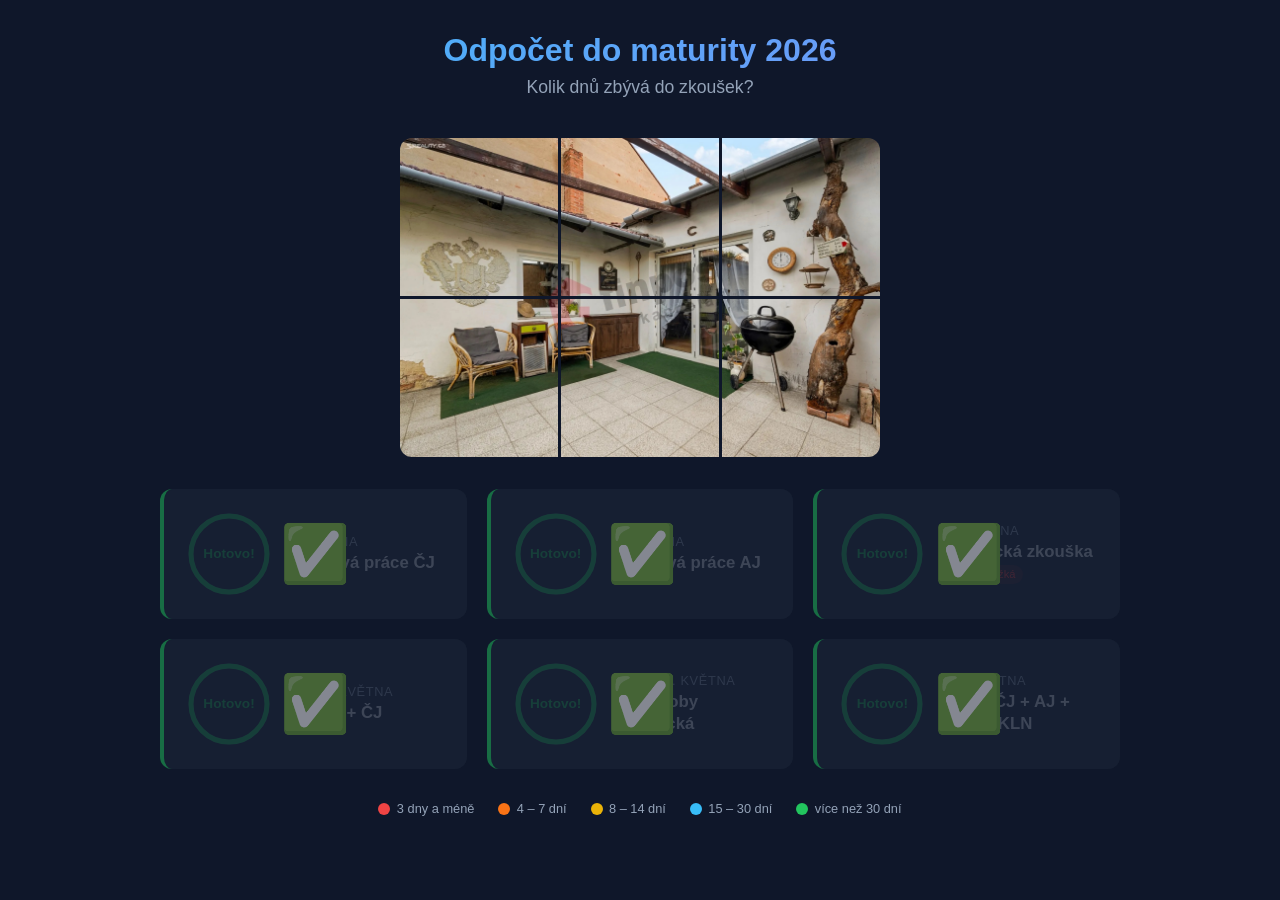
<file: index.html>
<!DOCTYPE html>
<html lang="cs">
<head>
    <meta charset="UTF-8">
    <meta name="viewport" content="width=device-width, initial-scale=1.0">
    <title>Odpočet do maturity</title>
    <link rel="stylesheet" href="style.css">
</head>
<body>
    <header>
        <h1>Odpočet do maturity 2026</h1>
        <p class="subtitle">Kolik dnů zbývá do zkoušek?</p>
    </header>
    <section id="puzzle"></section>
    <main id="exams"></main>
    <footer id="legend" class="legend"></footer>
    <script src="script.js"></script>
</body>
</html>
</file>
<file: style.css>
* {
    margin: 0;
    padding: 0;
    box-sizing: border-box;
}

body {
    font-family: -apple-system, BlinkMacSystemFont, "Segoe UI", Roboto, sans-serif;
    background: #0f172a;
    color: #e2e8f0;
    min-height: 100vh;
    padding: 2rem 1rem;
}

header {
    text-align: center;
    margin-bottom: 2.5rem;
}

header h1 {
    font-size: 2rem;
    font-weight: 700;
    background: linear-gradient(135deg, #38bdf8, #818cf8);
    -webkit-background-clip: text;
    background-clip: text;
    -webkit-text-fill-color: transparent;
}

.subtitle {
    margin-top: 0.5rem;
    color: #94a3b8;
    font-size: 1.1rem;
}

/* Puzzle */
#puzzle {
    max-width: 480px;
    margin: 0 auto 2rem;
    display: grid;
    grid-template-columns: repeat(3, 1fr);
    gap: 3px;
    border-radius: 12px;
    overflow: hidden;
}

.puzzle-piece {
    aspect-ratio: 1;
    background-image: url("puzzle.jpg");
    background-size: 300% 200%;
    background-position: var(--bg-pos);
    position: relative;
    overflow: hidden;
}

.puzzle-hidden {
    background: none;
}

.puzzle-hidden::before {
    content: "";
    position: absolute;
    inset: -10px;
    background-image: url("puzzle.jpg");
    background-size: 300% 200%;
    background-position: var(--bg-pos);
    filter: blur(8px) brightness(0.3);
}

.puzzle-question {
    position: absolute;
    inset: 0;
    display: flex;
    align-items: center;
    justify-content: center;
    font-size: 2.5rem;
    font-weight: 800;
    color: rgba(255, 255, 255, 0.6);
    z-index: 1;
    animation: pulse-question 2s ease-in-out infinite;
}

@keyframes pulse-question {
    0%, 100% { opacity: 0.6; transform: scale(1); }
    50% { opacity: 1; transform: scale(1.1); }
}

main {
    max-width: 960px;
    margin: 0 auto;
    display: grid;
    grid-template-columns: repeat(auto-fit, minmax(280px, 1fr));
    gap: 1.25rem;
}

/* Card layout */
.exam-card {
    background: #1e293b;
    border-radius: 12px;
    padding: 1.25rem;
    display: flex;
    align-items: center;
    gap: 1.25rem;
    transition: transform 0.2s;
    position: relative;
    overflow: hidden;
    border-left: 4px solid #334155;
}

.exam-card:hover {
    transform: translateY(-2px);
}

.exam-card.done {
    opacity: 0.5;
    border-left-color: #22c55e;
}

.exam-card.diff-1 { border-left-color: #38bdf8; }
.exam-card.diff-2 { border-left-color: #f59e0b; }
.exam-card.diff-3 { border-left-color: #ef4444; }

/* Circular countdown ring */
.ring-wrap {
    flex-shrink: 0;
    position: relative;
    width: 90px;
    height: 90px;
}

.ring-wrap svg {
    width: 100%;
    height: 100%;
    transform: rotate(-90deg);
}

.ring-bg {
    fill: none;
    stroke: #334155;
    stroke-width: 5;
}

.ring-progress {
    fill: none;
    stroke-width: 5;
    stroke-linecap: round;
    transition: stroke-dashoffset 1s linear;
}

/* Ring color by urgency */
.ring-green  { stroke: #22c55e; }
.ring-blue   { stroke: #38bdf8; }
.ring-yellow { stroke: #eab308; }
.ring-orange { stroke: #f97316; }
.ring-red    { stroke: #ef4444; }

.ring-center {
    position: absolute;
    inset: 0;
    display: flex;
    flex-direction: column;
    align-items: center;
    justify-content: center;
}

.ring-days {
    font-size: 1.75rem;
    font-weight: 800;
    line-height: 1;
    color: #e2e8f0;
}

.ring-label {
    font-size: 0.65rem;
    color: #64748b;
    margin-top: 2px;
}

.exam-card.done .ring-days {
    font-size: 0.85rem;
    color: #22c55e;
}

/* Overlay for exam-day (today) and passed states */
.exam-overlay {
    position: absolute;
    inset: 0;
    display: flex;
    align-items: center;
    justify-content: center;
    border-radius: 12px;
    z-index: 2;
    pointer-events: none;
}

.exam-card.is-today {
    opacity: 1;
    border-left-color: #eab308;
    animation: pulse-today 2s ease-in-out infinite;
}

@keyframes pulse-today {
    0%, 100% { box-shadow: 0 0 0 0 rgba(234, 179, 8, 0.3); }
    50% { box-shadow: 0 0 20px 4px rgba(234, 179, 8, 0.25); }
}

.exam-card.is-today .exam-overlay {
    background: rgba(30, 41, 59, 0.65);
    font-size: 3rem;
}

.exam-card.is-passed {
    opacity: 0.5;
    border-left-color: #22c55e;
}

.exam-card.is-passed .exam-overlay {
    background: rgba(30, 41, 59, 0.6);
    font-size: 3.5rem;
    color: #22c55e;
}

/* Card info */
.exam-info {
    flex: 1;
    min-width: 0;
}

.exam-date {
    font-size: 0.8rem;
    color: #94a3b8;
    text-transform: uppercase;
    letter-spacing: 0.05em;
}

.exam-name {
    font-size: 1.05rem;
    font-weight: 600;
    margin-top: 0.15rem;
    line-height: 1.3;
}

.difficulty {
    display: inline-flex;
    align-items: center;
    gap: 4px;
    font-size: 0.7rem;
    padding: 2px 8px;
    border-radius: 999px;
    margin-left: 0.4rem;
    vertical-align: middle;
    font-weight: 500;
}

.difficulty.diff-1 { background: rgba(56, 189, 248, 0.15); color: #38bdf8; }
.difficulty.diff-2 { background: rgba(245, 158, 11, 0.15); color: #f59e0b; }
.difficulty.diff-3 { background: rgba(239, 68, 68, 0.15); color: #ef4444; }

.difficulty-dot {
    width: 5px;
    height: 5px;
    border-radius: 50%;
    display: inline-block;
}

.diff-1 .difficulty-dot { background: #38bdf8; }
.diff-2 .difficulty-dot { background: #f59e0b; }
.diff-3 .difficulty-dot { background: #ef4444; }

/* Legend */
.legend {
    max-width: 960px;
    margin: 2rem auto 0;
    display: flex;
    flex-wrap: wrap;
    justify-content: center;
    gap: 0.75rem 1.5rem;
    color: #94a3b8;
    font-size: 0.8rem;
}

.legend-item {
    display: flex;
    align-items: center;
    gap: 0.4rem;
}

.legend-dot {
    width: 12px;
    height: 12px;
    border-radius: 50%;
    display: inline-block;
}

.legend-dot.ring-red    { background: #ef4444; }
.legend-dot.ring-orange { background: #f97316; }
.legend-dot.ring-yellow { background: #eab308; }
.legend-dot.ring-blue   { background: #38bdf8; }
.legend-dot.ring-green  { background: #22c55e; }

/* Mobile */
@media (max-width: 640px) {
    body {
        padding: 1.25rem 0.5rem;
    }

    header {
        margin-bottom: 1.5rem;
    }

    header h1 {
        font-size: 1.4rem;
    }

    .subtitle {
        font-size: 0.9rem;
    }

    main {
        grid-template-columns: repeat(2, 1fr);
        gap: 0.6rem;
    }

    .exam-card {
        flex-direction: column;
        gap: 0.5rem;
        padding: 0.75rem;
        text-align: center;
    }

    .ring-wrap {
        width: 70px;
        height: 70px;
    }

    .ring-days {
        font-size: 1.4rem;
    }

    .exam-card.is-today .exam-overlay {
        font-size: 2.2rem;
    }

    .exam-card.is-passed .exam-overlay {
        font-size: 2.5rem;
    }

    .ring-label {
        font-size: 0.55rem;
    }

    .exam-date {
        font-size: 0.65rem;
    }

    .exam-name {
        font-size: 0.8rem;
    }

    .difficulty {
        font-size: 0.6rem;
        padding: 1px 5px;
        margin-left: 0;
        margin-top: 0.2rem;
        display: inline-flex;
    }

    #puzzle {
        max-width: 100%;
        margin-bottom: 1.25rem;
        border-radius: 8px;
        gap: 2px;
    }

    .puzzle-question {
        font-size: 1.8rem;
    }
}
</file>
